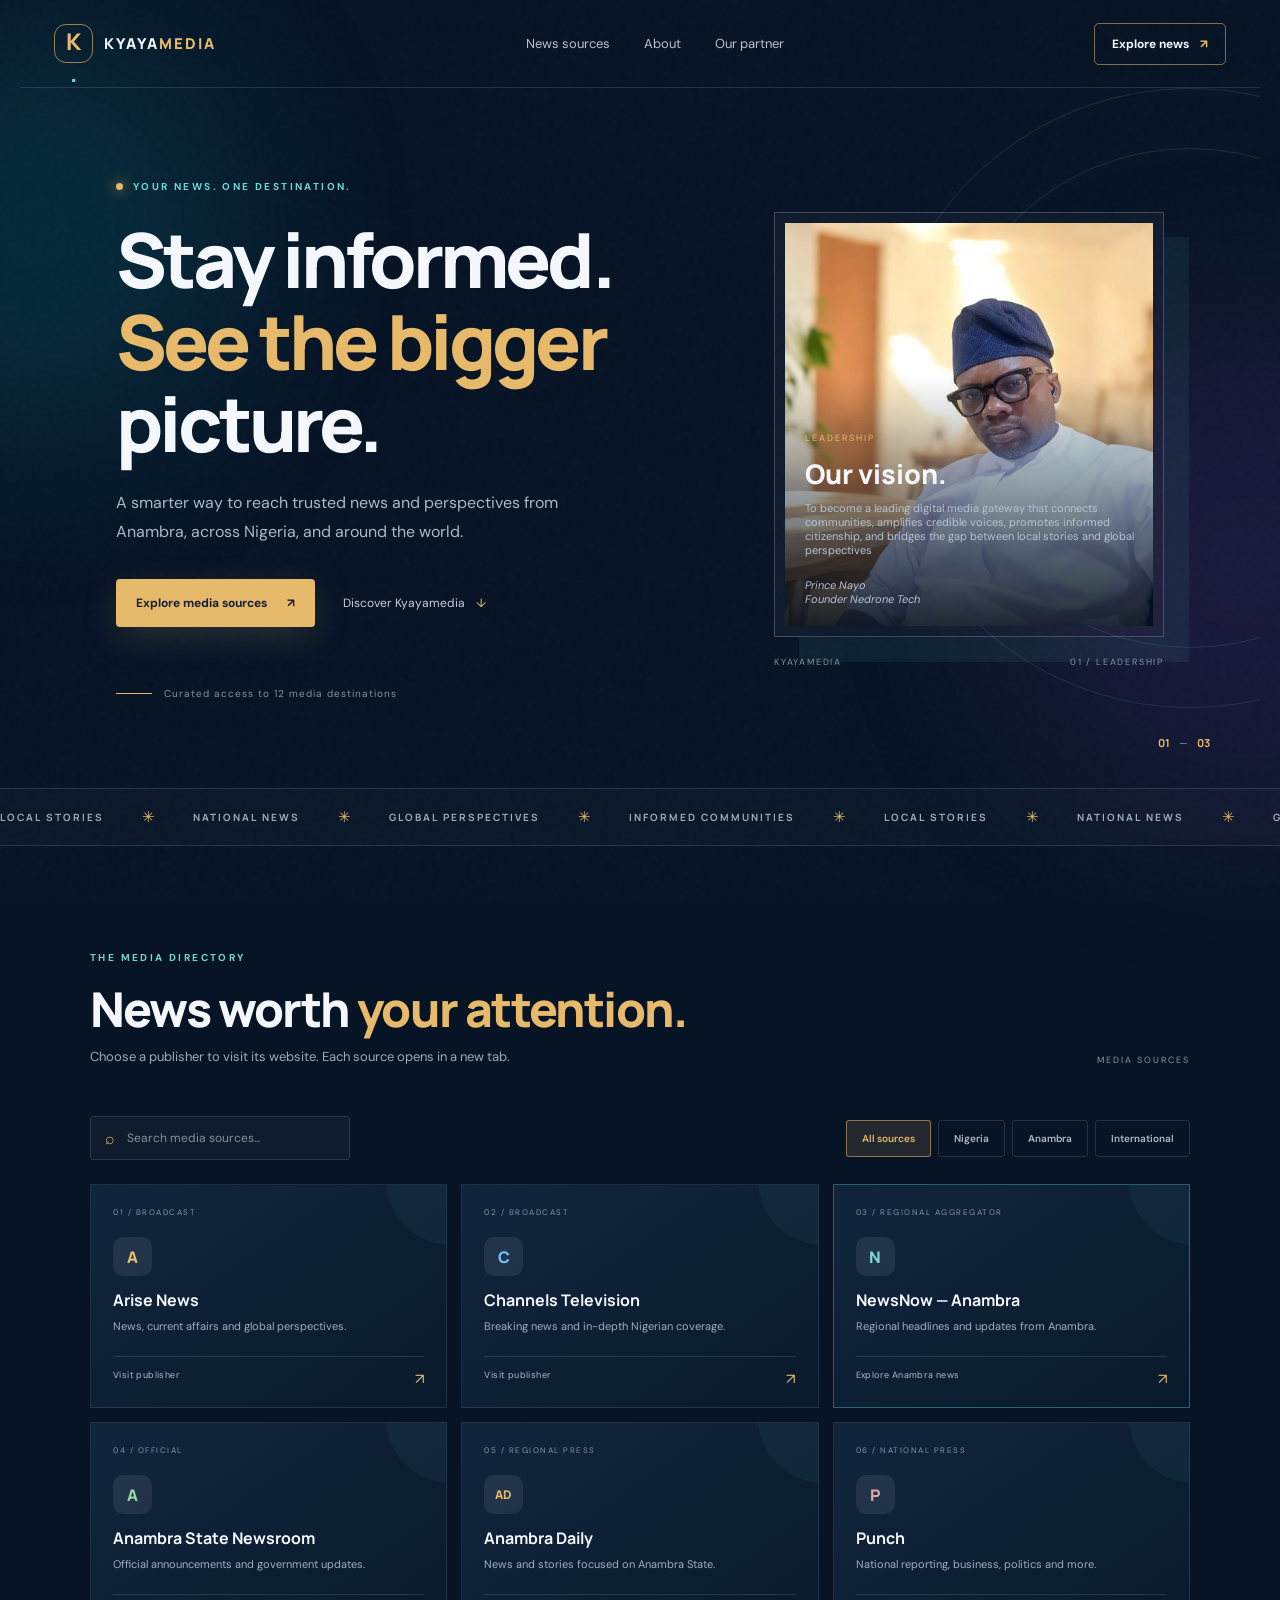
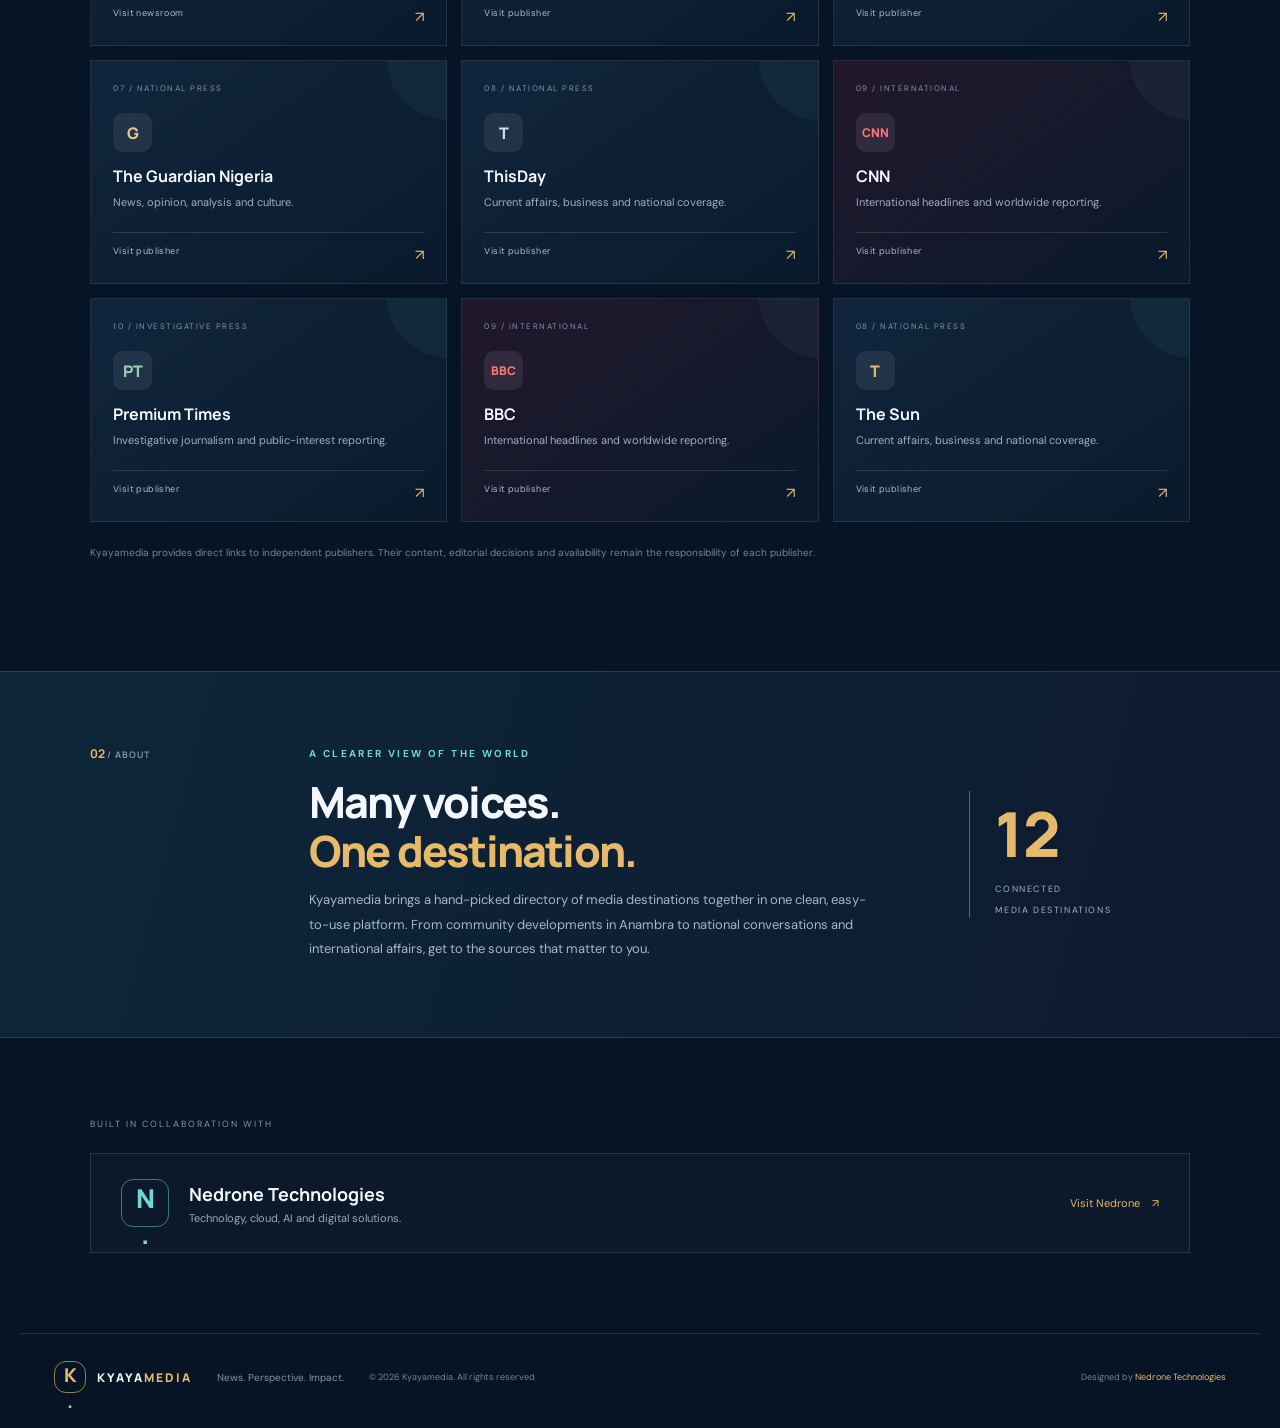
<file: index.html>
<!DOCTYPE html>
<html lang="en">
<head>
  <meta charset="UTF-8">
  <meta name="viewport" content="width=device-width, initial-scale=1.0">
  <meta name="description" content="Kyayamedia — your gateway to trusted Nigerian, Anambra and global news, in collaboration with Nedrone Technologies.">
  <meta name="theme-color" content="#071426">
  <title>Kyayamedia | News. Perspective. Impact.</title>
  <link rel="preconnect" href="https://fonts.googleapis.com">
  <link rel="preconnect" href="https://fonts.gstatic.com" crossorigin>
  <link href="https://fonts.googleapis.com/css2?family=DM+Sans:wght@400;500;600;700&family=Manrope:wght@400;500;600;700;800&display=swap" rel="stylesheet">
  <link rel="stylesheet" href="styles.css">
</head>
<body>
  <div class="ambient ambient-one"></div>
  <div class="ambient ambient-two"></div>
  <div class="noise"></div>

  <header class="site-header">
    <a class="brand" href="#" aria-label="Kyayamedia home">
      <span class="brand-mark">K<span>.</span></span>
      <span class="brand-name">KYAYA<span>MEDIA</span></span>
    </a>
    <nav class="desktop-nav" aria-label="Main navigation">
      <a href="#sources">News sources</a>
      <a href="#about">About</a>
      <a href="#partners">Our partner</a>
    </nav>
    <a class="header-cta" href="#sources">Explore news <span>↗</span></a>
    <button class="menu-toggle" aria-label="Toggle navigation" aria-expanded="false">☰</button>
  </header>

  <main>
    <section class="hero">
      <div class="hero-copy">
        <div class="eyebrow"><span class="live-dot"></span> YOUR NEWS. ONE DESTINATION.</div>
        <h1>Stay informed.<br><span>See the bigger</span><br>picture.</h1>
        <p class="hero-description">A smarter way to reach trusted news and perspectives from Anambra, across Nigeria, and around the world.</p>
        <div class="hero-actions">
          <a class="button button-primary" href="#sources">Explore media sources <span>↗</span></a>
          <a class="text-link" href="#about">Discover Kyayamedia <span>↓</span></a>
        </div>
        <div class="hero-note"><span class="note-line"></span> Curated access to 12 media destinations</div>
      </div>

      <aside class="ceo-card">
        <div class="ceo-frame">
          <!-- Replace assets/ceo-placeholder.svg with the CEO's portrait and update the src below. -->
          <img src="image/ceo.jpg" alt="CEO portrait placeholder">
          <div class="ceo-overlay"></div>
          <div class="ceo-caption">
            <span class="ceo-label">LEADERSHIP</span>
            <h2>Our vision.<br></h2>
            <p>To become a leading digital media gateway that connects communities, amplifies credible voices, promotes informed citizenship, and bridges the gap between local stories and global perspectives </p> <br>
            <p><em> Prince Nayo</em></p>
            <p><em> Founder Nedrone Tech</em></p>
            
          </div>
        </div>
        <div class="ceo-foot"><span>KYAYAMEDIA</span><span>01 / LEADERSHIP</span></div>
      </aside>
      <div class="hero-orbit orbit-a"></div>
      <div class="hero-orbit orbit-b"></div>
      <div class="hero-index">01 <span>—</span> 03</div>
    </section>

    <section class="ticker" aria-label="Kyayamedia promise">
      <div class="ticker-track">
        <span>LOCAL STORIES</span><i>✳</i><span>NATIONAL NEWS</span><i>✳</i><span>GLOBAL PERSPECTIVES</span><i>✳</i><span>INFORMED COMMUNITIES</span><i>✳</i>
        <span>LOCAL STORIES</span><i>✳</i><span>NATIONAL NEWS</span><i>✳</i><span>GLOBAL PERSPECTIVES</span><i>✳</i><span>INFORMED COMMUNITIES</span><i>✳</i>
      </div>
    </section>

    <section class="sources-section section-wrap" id="sources">
      <div class="section-heading">
        <div>
          <div class="eyebrow">THE MEDIA DIRECTORY</div>
          <h2>News worth <span>your attention.</span></h2>
          <p>Choose a publisher to visit its website. Each source opens in a new tab.</p>
        </div>
        <div class="source-count"><strong></strong><span>MEDIA SOURCES</span></div>
      </div>

      <div class="toolbar">
        <label class="search-box"><span>⌕</span><input id="sourceSearch" type="search" placeholder="Search media sources..." aria-label="Search media sources"></label>
        <div class="filters" role="group" aria-label="Filter media sources">
          <button class="filter-btn active" data-filter="all">All sources</button>
          <button class="filter-btn" data-filter="nigeria">Nigeria</button>
          <button class="filter-btn" data-filter="anambra">Anambra</button>
          <button class="filter-btn" data-filter="international">International</button>
        </div>
      </div>

      <div class="source-grid" id="sourceGrid">
        <a class="source-card" href="https://www.arise.tv/" target="_blank" rel="noopener noreferrer" data-category="nigeria" data-name="Arise News">
          <span class="card-number">01 / BROADCAST</span><span class="source-icon arise">A</span><h3>Arise News</h3><p>News, current affairs and global perspectives.</p><span class="visit">Visit publisher <b>↗</b></span>
        </a>
        <a class="source-card" href="https://www.channelstv.com/" target="_blank" rel="noopener noreferrer" data-category="nigeria" data-name="Channels Television">
          <span class="card-number">02 / BROADCAST</span><span class="source-icon channels">C</span><h3>Channels Television</h3><p>Breaking news and in-depth Nigerian coverage.</p><span class="visit">Visit publisher <b>↗</b></span>
        </a>
        <a class="source-card featured-card" href="https://www.newsnow.com/ng/Nigeria/South+East/Anambra" target="_blank" rel="noopener noreferrer" data-category="anambra" data-name="NewsNow Anambra">
          <span class="card-number">03 / REGIONAL AGGREGATOR</span><span class="source-icon newsnow">N</span><h3>NewsNow — Anambra</h3><p>Regional headlines and updates from Anambra.</p><span class="visit">Explore Anambra news <b>↗</b></span>
        </a>
        <a class="source-card" href="https://anambrastate.gov.ng/newsroom/" target="_blank" rel="noopener noreferrer" data-category="anambra" data-name="Anambra State Government Newsroom">
          <span class="card-number">04 / OFFICIAL</span><span class="source-icon govt">A</span><h3>Anambra State Newsroom</h3><p>Official announcements and government updates.</p><span class="visit">Visit newsroom <b>↗</b></span>
        </a>
        <a class="source-card" href="https://www.anambradaily.com/" target="_blank" rel="noopener noreferrer" data-category="anambra" data-name="Anambra Daily">
          <span class="card-number">05 / REGIONAL PRESS</span><span class="source-icon daily">AD</span><h3>Anambra Daily</h3><p>News and stories focused on Anambra State.</p><span class="visit">Visit publisher <b>↗</b></span>
        </a>
        <a class="source-card" href="https://punchng.com/" target="_blank" rel="noopener noreferrer" data-category="nigeria" data-name="Punch Newspapers">
          <span class="card-number">06 / NATIONAL PRESS</span><span class="source-icon punch">P</span><h3>Punch</h3><p>National reporting, business, politics and more.</p><span class="visit">Visit publisher <b>↗</b></span>
        </a>
        <a class="source-card" href="https://guardian.ng/" target="_blank" rel="noopener noreferrer" data-category="nigeria" data-name="The Guardian Nigeria">
          <span class="card-number">07 / NATIONAL PRESS</span><span class="source-icon guardian">G</span><h3>The Guardian Nigeria</h3><p>News, opinion, analysis and culture.</p><span class="visit">Visit publisher <b>↗</b></span>
        </a>
        <a class="source-card" href="https://www.thisdaylive.com/" target="_blank" rel="noopener noreferrer" data-category="nigeria" data-name="ThisDay">
          <span class="card-number">08 / NATIONAL PRESS</span><span class="source-icon thisday">T</span><h3>ThisDay</h3><p>Current affairs, business and national coverage.</p><span class="visit">Visit publisher <b>↗</b></span>
        </a>
        <a class="source-card international-card" href="https://edition.cnn.com/?refresh=1" target="_blank" rel="noopener noreferrer" data-category="international" data-name="CNN">
          <span class="card-number">09 / INTERNATIONAL</span><span class="source-icon cnn">CNN</span><h3>CNN</h3><p>International headlines and worldwide reporting.</p><span class="visit">Visit publisher <b>↗</b></span>
        </a>
        <a class="source-card" href="https://www.premiumtimesng.com/" target="_blank" rel="noopener noreferrer" data-category="nigeria" data-name="Premium Times">
          <span class="card-number">10 / INVESTIGATIVE PRESS</span><span class="source-icon premium">PT</span><h3>Premium Times</h3><p>Investigative journalism and public-interest reporting.</p><span class="visit">Visit publisher <b>↗</b></span>
        </a>
         <a class="source-card international-card" href="https://www.bbc.com/news/world" target="_blank" rel="noopener noreferrer" data-category="international" data-name="BBC">
          <span class="card-number">09 / INTERNATIONAL</span><span class="source-icon cnn">BBC</span><h3>BBC</h3><p>International headlines and worldwide reporting.</p><span class="visit">Visit publisher <b>↗</b></span>
        </a>
         <a class="source-card" href="https://thesun.ng/" target="_blank" rel="noopener noreferrer" data-category="nigeria" data-name="The Sun">
          <span class="card-number">08 / NATIONAL PRESS</span><span class="source-icon thesun">T</span><h3>The Sun</h3><p>Current affairs, business and national coverage.</p><span class="visit">Visit publisher <b>↗</b></span>
        </a>
      </div>
      <p class="no-results" id="noResults" hidden>No sources match your search. Try another keyword or filter.</p>
      <p class="directory-note">Kyayamedia provides direct links to independent publishers. Their content, editorial decisions and availability remain the responsibility of each publisher.</p>
    </section>

    <section class="about-section" id="about">
      <div class="about-inner section-wrap">
        <div class="about-number">02 <span>/ ABOUT</span></div>
        <div class="about-copy">
          <div class="eyebrow">A CLEARER VIEW OF THE WORLD</div>
          <h2>Many voices.<br><span>One destination.</span></h2>
          <p>Kyayamedia brings a hand-picked directory of media destinations together in one clean, easy-to-use platform. From community developments in Anambra to national conversations and international affairs, get to the sources that matter to you.</p>
        </div>
        <div class="about-stat"><strong>12</strong><span>CONNECTED<br>MEDIA DESTINATIONS</span></div>
      </div>
    </section>

    <section class="partner-section section-wrap" id="partners">
      <div class="partner-label">BUILT IN COLLABORATION WITH</div>
      <div class="partner-content">
        <div class="partner-monogram">N<span>.</span></div>
        <div><h2>Nedrone Technologies</h2><p>Technology, cloud, AI and digital solutions.</p></div>
        <a href="https://nedrone.mystrikingly.com/" target="_blank" rel="noopener noreferrer" class="partner-link">Visit Nedrone <span>↗</span></a>
      </div>
    </section>
  </main>

  <footer class="site-footer">
    <a class="brand footer-brand" href="#"><span class="brand-mark">K<span>.</span></span><span class="brand-name">KYAYA<span>MEDIA</span></span></a>
    <p>News. Perspective. Impact.</p>
    <span>© <span id="year"></span> Kyayamedia. All rights reserved.</span>
    <span class="footer-credit">Designed by <a href="https://nedrone.mystrikingly.com/" target="_blank" rel="noopener noreferrer">Nedrone Technologies</a></span>
  </footer>
  <script src="script.js"></script>
</body>
</html>
</file>
<file: styles.css>
@import url('https://fonts.googleapis.com/css2?family=DM+Sans:wght@400;500;600;700&family=Manrope:wght@400;500;600;700;800&display=swap');
:root{--bg:#071426;--panel:#0c1d32;--panel2:#10243b;--text:#f4f7fb;--muted:#9aabc0;--gold:#e7b96b;--cyan:#70d8d2;--line:rgba(255,255,255,.12)}
*{box-sizing:border-box}html{scroll-behavior:smooth}body{margin:0;background:var(--bg);color:var(--text);font-family:'DM Sans',sans-serif;overflow-x:hidden}a{color:inherit;text-decoration:none}.ambient{position:fixed;z-index:-2;filter:blur(90px);border-radius:50%;opacity:.22;pointer-events:none;animation:float 13s ease-in-out infinite alternate}.ambient-one{width:430px;height:430px;background:#087f88;top:2%;left:-180px}.ambient-two{width:500px;height:500px;background:#5c327f;right:-220px;top:35%;animation-delay:-5s}.noise{position:fixed;inset:0;z-index:-1;pointer-events:none;opacity:.035;background-image:url("data:image/svg+xml,%3Csvg viewBox='0 0 180 180' xmlns='http://www.w3.org/2000/svg'%3E%3Cfilter id='n'%3E%3CfeTurbulence type='fractalNoise' baseFrequency='.9' numOctaves='3' stitchTiles='stitch'/%3E%3C/filter%3E%3Crect width='100%25' height='100%25' filter='url(%23n)' opacity='.55'/%3E%3C/svg%3E")}
.site-header{height:88px;max-width:1240px;margin:auto;padding:0 34px;display:flex;align-items:center;justify-content:space-between;border-bottom:1px solid var(--line);position:relative;z-index:5}.brand{display:flex;align-items:center;gap:11px}.brand-mark{width:39px;height:39px;display:grid;place-items:center;border:1px solid rgba(231,185,107,.65);border-radius:12px;font:800 23px Manrope;color:var(--gold)}.brand-mark span,.partner-monogram span{color:var(--cyan)}.brand-name{font:800 15px Manrope;letter-spacing:2px}.brand-name span{color:var(--gold)}.desktop-nav{display:flex;gap:34px;color:#b6c2d1;font-size:13px}.desktop-nav a:hover,.text-link:hover{color:var(--gold)}.header-cta{border:1px solid rgba(231,185,107,.55);padding:12px 17px;border-radius:5px;font-size:12px;font-weight:700}.header-cta span{color:var(--gold);margin-left:8px}.menu-toggle{display:none;background:none;border:0;color:white;font-size:23px}
.hero{max-width:1240px;min-height:620px;margin:auto;padding:92px 7.5% 88px;display:grid;grid-template-columns:1.1fr .9fr;align-items:center;position:relative;overflow:hidden}.hero-copy{position:relative;z-index:2}.eyebrow{font-size:10px;letter-spacing:2.4px;font-weight:700;color:var(--cyan);display:flex;align-items:center;gap:10px}.live-dot{width:7px;height:7px;border-radius:50%;background:var(--gold);box-shadow:0 0 14px var(--gold)}h1,h2,h3,p{margin-top:0}.hero h1{font:800 clamp(48px,6vw,76px)/1.08 Manrope;letter-spacing:-3.8px;margin:25px 0}.hero h1 span,.section-heading h2 span,.about-copy h2 span{color:var(--gold)}.hero-description{color:#a9b8ca;max-width:450px;font-size:16px;line-height:1.8}.hero-actions{display:flex;align-items:center;gap:28px;margin-top:32px}.button{display:inline-flex;align-items:center;gap:20px;padding:16px 20px;border-radius:4px;font-size:12px;font-weight:700}.button-primary{background:var(--gold);color:#172033;box-shadow:0 10px 35px rgba(231,185,107,.15)}.button-primary:hover{background:#f2ca85;transform:translateY(-2px)}.text-link{font-size:12px;color:#c7d0dc}.text-link span{color:var(--gold);margin-left:8px}.hero-note{margin-top:60px;color:#8192a8;font-size:10px;letter-spacing:1px;display:flex;align-items:center;gap:12px}.note-line{width:36px;height:1px;background:var(--gold)}
.ceo-card{width:min(100%,390px);justify-self:end;position:relative;z-index:2}.ceo-frame{height:425px;position:relative;border:1px solid rgba(255,255,255,.2);padding:10px;background:rgba(255,255,255,.035);box-shadow:25px 25px 0 rgba(112,216,210,.07)}.ceo-frame img{width:100%;height:100%;object-fit:cover;display:block;background:#142b40}.ceo-overlay{position:absolute;inset:10px;background:linear-gradient(0deg,rgba(4,13,25,.88),transparent 62%)}.ceo-caption{position:absolute;bottom:30px;left:30px}.ceo-label{font-size:9px;letter-spacing:2px;color:var(--gold)}.ceo-caption h2{font:800 27px/1.15 Manrope;margin:12px 0}.ceo-caption p{font-size:11px;color:#b7c3d1;margin:0}.ceo-foot{display:flex;justify-content:space-between;margin-top:19px;font-size:9px;letter-spacing:1.8px;color:#8192a8}.hero-orbit{position:absolute;border:1px solid rgba(112,216,210,.14);border-radius:50%;pointer-events:none}.orbit-a{width:500px;height:500px;right:-180px;top:60px}.orbit-b{width:620px;height:620px;right:-240px;top:0}.hero-index{position:absolute;right:4%;bottom:38px;color:var(--gold);font:700 11px Manrope}.hero-index span{color:#63758a;margin:0 7px}
.ticker{border-top:1px solid var(--line);border-bottom:1px solid var(--line);overflow:hidden;background:rgba(255,255,255,.018);white-space:nowrap}.ticker-track{display:flex;align-items:center;justify-content:space-around;gap:38px;padding:18px 0;min-width:900px;animation:marquee 30s linear infinite}.ticker span{font:700 10px Manrope;letter-spacing:2px;color:#9bacc0}.ticker i{font-style:normal;color:var(--gold);font-size:15px}
.section-wrap{max-width:1160px;margin:auto;padding-left:30px;padding-right:30px}.sources-section{padding-top:105px;padding-bottom:110px}.section-heading{display:flex;justify-content:space-between;align-items:end}.section-heading h2,.about-copy h2{font:800 clamp(34px,4vw,48px)/1.15 Manrope;letter-spacing:-1.8px;margin:17px 0 12px}.section-heading p{color:var(--muted);font-size:13px}.source-count{display:flex;flex-direction:column;align-items:flex-end;padding-bottom:12px}.source-count strong{font:800 43px Manrope;color:var(--gold)}.source-count span{font-size:9px;letter-spacing:2px;color:#8496ab}.toolbar{margin:38px 0 24px;display:flex;justify-content:space-between;gap:18px;align-items:center}.search-box{display:flex;align-items:center;gap:10px;border:1px solid var(--line);background:rgba(255,255,255,.035);padding:0 14px;height:44px;width:260px;border-radius:4px;color:var(--gold)}.search-box input{background:none;border:0;outline:0;color:white;width:100%;font:12px 'DM Sans'}.search-box input::placeholder{color:#7f91a7}.filters{display:flex;gap:7px;flex-wrap:wrap}.filter-btn{border:1px solid var(--line);background:transparent;color:#aebacc;padding:11px 15px;border-radius:3px;font:600 10px 'DM Sans';cursor:pointer}.filter-btn:hover,.filter-btn.active{background:rgba(231,185,107,.13);border-color:rgba(231,185,107,.55);color:var(--gold)}
.source-grid{display:grid;grid-template-columns:repeat(3,1fr);gap:14px}.source-card{min-height:224px;padding:22px 22px 18px;background:linear-gradient(145deg,rgba(17,39,62,.96),rgba(10,26,44,.95));border:1px solid rgba(255,255,255,.085);position:relative;overflow:hidden;transition:transform .25s,border-color .25s,background .25s;display:flex;flex-direction:column}.source-card:after{content:"";position:absolute;width:130px;height:130px;border-radius:50%;right:-70px;top:-70px;background:rgba(112,216,210,.05);transition:transform .35s}.source-card:hover{transform:translateY(-5px);border-color:rgba(231,185,107,.55);background:linear-gradient(145deg,#17314d,#0d2037)}.source-card:hover:after{transform:scale(1.7)}.card-number{font-size:8px;letter-spacing:1.5px;color:#8294aa}.source-icon{width:39px;height:39px;border-radius:10px;margin:20px 0 13px;display:grid;place-items:center;background:rgba(255,255,255,.08);font:800 16px Manrope;color:var(--gold)}.channels{color:#70c5ff}.newsnow{color:#7edbd3}.govt{color:#9dd7a9}.daily{font-size:12px}.punch{color:#e3a6a6}.guardian{color:#e7c88c}.thisday{color:#d7dce7}.cnn{font-size:12px;color:#ff7777}.premium{color:#9bd0b5}.source-card h3{font:700 16px Manrope;margin:0 0 7px}.source-card p{font-size:11px;color:#9eafc2;line-height:1.55;margin-bottom:18px}.visit{margin-top:auto;padding-top:12px;border-top:1px solid var(--line);font-size:9px;letter-spacing:.4px;color:#aebacc;display:flex;justify-content:space-between}.visit b{font-size:15px;color:var(--gold);font-weight:400}.featured-card{border-color:rgba(112,216,210,.35)}.international-card{background:linear-gradient(145deg,rgba(53,27,47,.6),rgba(10,26,44,.95))}.no-results{color:var(--muted);padding:25px;text-align:center}.directory-note{font-size:10px;color:#74869b;line-height:1.7;margin:22px 0 0}
.about-section{background:linear-gradient(105deg,rgba(13,39,58,.98),rgba(14,27,48,.96));border-top:1px solid var(--line);border-bottom:1px solid var(--line)}.about-inner{min-height:365px;display:grid;grid-template-columns:.6fr 2fr .7fr;align-items:center;gap:30px;padding-top:65px;padding-bottom:65px}.about-number{align-self:start;padding-top:8px;color:var(--gold);font:700 12px Manrope}.about-number span{color:#7f91a7;font-size:9px;letter-spacing:1px}.about-copy h2{font-size:43px}.about-copy p{max-width:560px;color:#a6b6c8;font-size:13px;line-height:1.9;margin:0}.about-stat{border-left:1px solid rgba(231,185,107,.45);padding-left:25px}.about-stat strong{display:block;font:800 62px Manrope;color:var(--gold)}.about-stat span{font-size:9px;letter-spacing:1.6px;line-height:1.8;color:#a3b2c4}
.partner-section{padding-top:80px;padding-bottom:80px}.partner-label{font-size:9px;letter-spacing:2px;color:#8496ab;margin-bottom:23px}.partner-content{display:flex;align-items:center;gap:20px;border:1px solid var(--line);padding:25px 30px;background:rgba(255,255,255,.025)}.partner-monogram{width:48px;height:48px;display:grid;place-items:center;border-radius:12px;border:1px solid rgba(112,216,210,.5);font:800 26px Manrope;color:var(--cyan)}.partner-content h2{font:700 18px Manrope;margin:0 0 5px}.partner-content p{font-size:11px;color:var(--muted);margin:0}.partner-link{margin-left:auto;font-size:11px;color:var(--gold)}.partner-link span{margin-left:9px}
.site-footer{max-width:1240px;margin:auto;border-top:1px solid var(--line);padding:27px 34px 35px;display:flex;align-items:center;gap:25px;flex-wrap:wrap}.footer-brand .brand-mark{width:32px;height:32px;font-size:19px}.footer-brand .brand-name{font-size:12px}.site-footer p{margin:0;color:#8294a9;font-size:10px}.site-footer>span{font-size:9px;color:#71839a}.footer-credit{margin-left:auto}.footer-credit a{color:var(--gold)}
@keyframes float{to{transform:translate(80px,60px) scale(1.15)}}@keyframes marquee{to{transform:translateX(-50%)}}
@media(max-width:850px){.desktop-nav{gap:17px}.hero{padding-left:6%;padding-right:6%;grid-template-columns:1fr .8fr}.ceo-frame{height:360px}.source-grid{grid-template-columns:repeat(2,1fr)}.about-inner{grid-template-columns:.4fr 2fr}.about-stat{grid-column:2}.toolbar{align-items:flex-start;flex-direction:column}.search-box{width:100%}}
@media(max-width:600px){.site-header{height:72px;padding:0 20px}.desktop-nav{display:none;position:absolute;top:71px;left:0;right:0;background:#0b1c30;padding:20px;flex-direction:column;border-bottom:1px solid var(--line)}.desktop-nav.open{display:flex}.header-cta{margin-left:auto;margin-right:15px;padding:10px 12px;font-size:10px}.menu-toggle{display:block}.hero{padding:65px 24px 75px;grid-template-columns:1fr;gap:50px}.hero h1{font-size:55px;letter-spacing:-2.8px}.hero-description{font-size:14px}.hero-note{margin-top:38px}.ceo-card{justify-self:center;width:min(100%,350px)}.ceo-frame{height:390px}.hero-index{right:25px}.section-wrap{padding-left:22px;padding-right:22px}.sources-section{padding-top:75px;padding-bottom:75px}.section-heading{align-items:flex-start}.section-heading h2{font-size:35px}.source-count{padding-top:12px}.source-count strong{font-size:34px}.source-count span{font-size:7px}.filters{gap:6px}.filter-btn{padding:9px 11px;font-size:9px}.source-grid{grid-template-columns:1fr}.source-card{min-height:205px}.about-inner{grid-template-columns:1fr;gap:20px;padding-top:55px;padding-bottom:55px}.about-number{padding:0}.about-copy h2{font-size:38px}.about-stat{grid-column:auto;margin-top:10px}.partner-section{padding-top:55px;padding-bottom:55px}.partner-content{padding:20px;gap:14px;flex-wrap:wrap}.partner-content h2{font-size:15px}.partner-link{width:100%;margin:8px 0 0 62px}.site-footer{padding:25px 22px;gap:15px}.footer-credit{margin-left:0;width:100%}}
@media(prefers-reduced-motion:reduce){*,*::before,*::after{scroll-behavior:auto!important;animation-duration:.01ms!important;animation-iteration-count:1!important;transition-duration:.01ms!important}}
</file>
